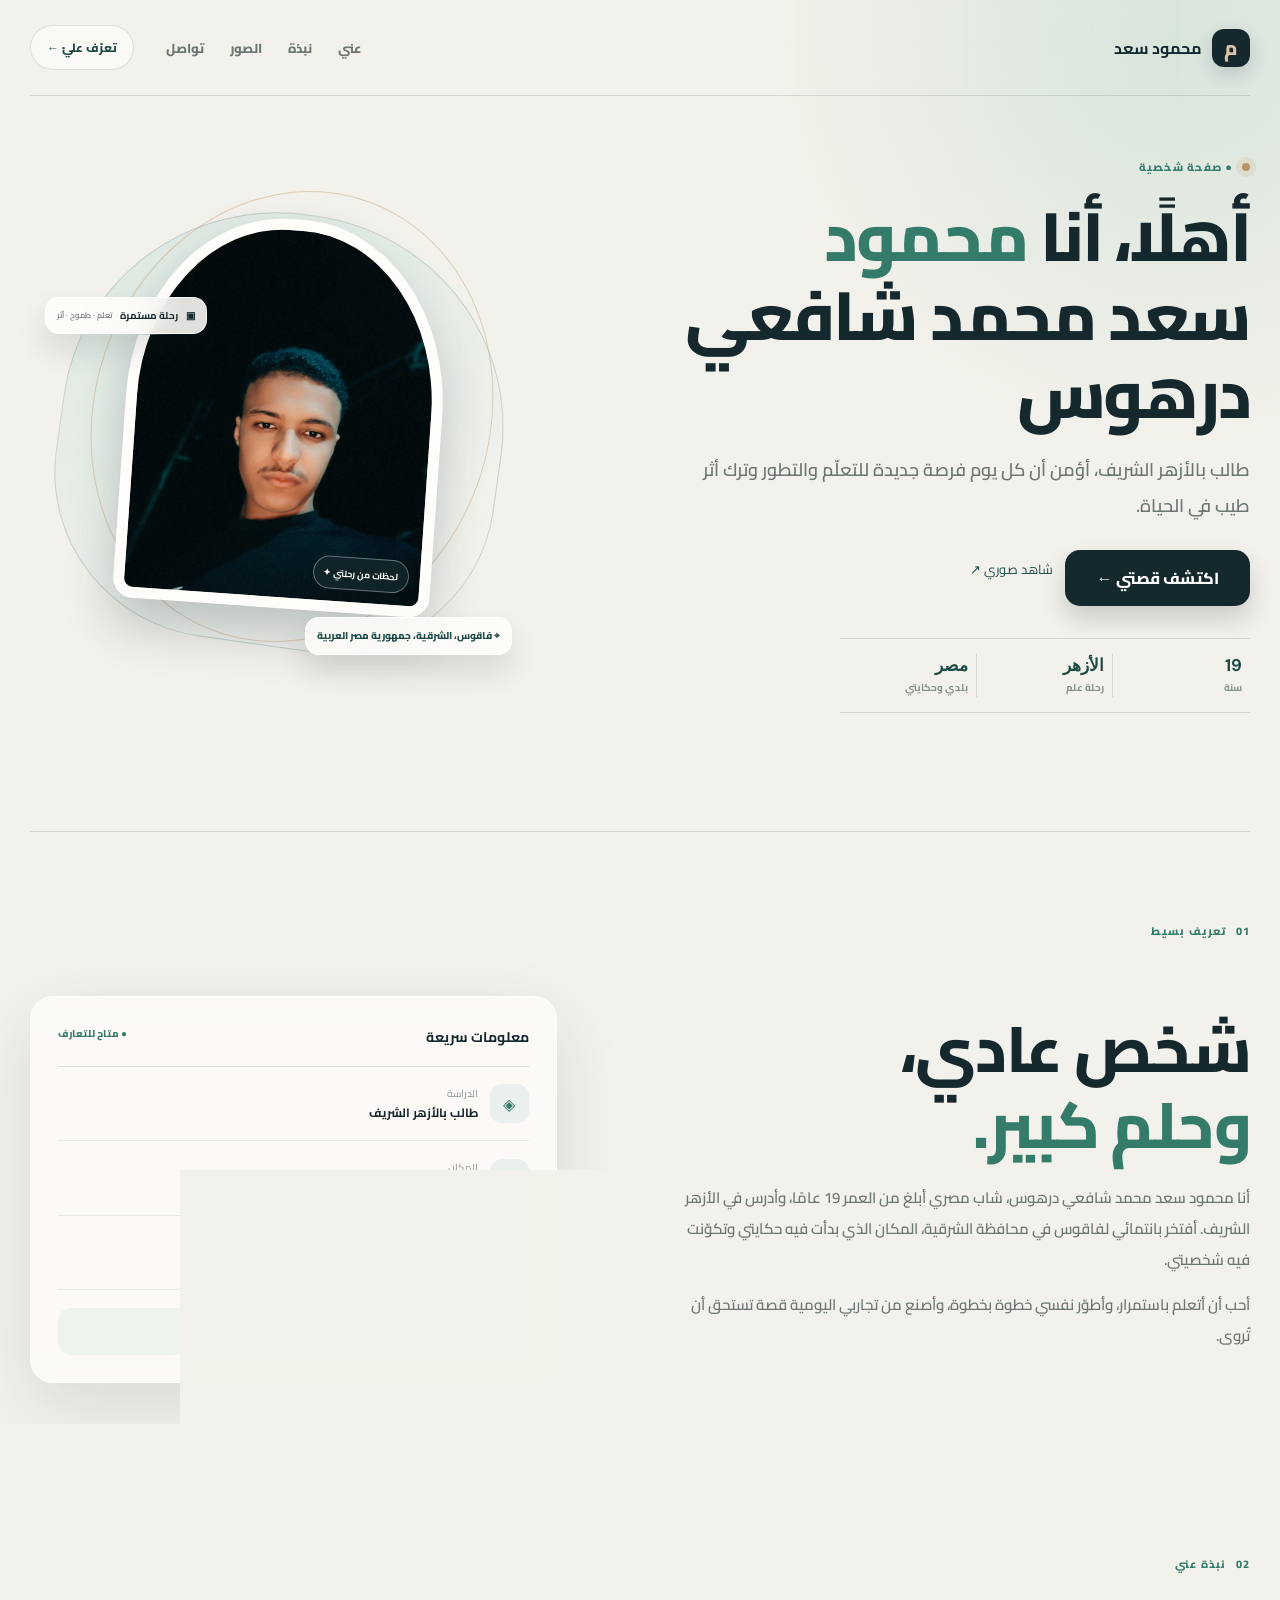
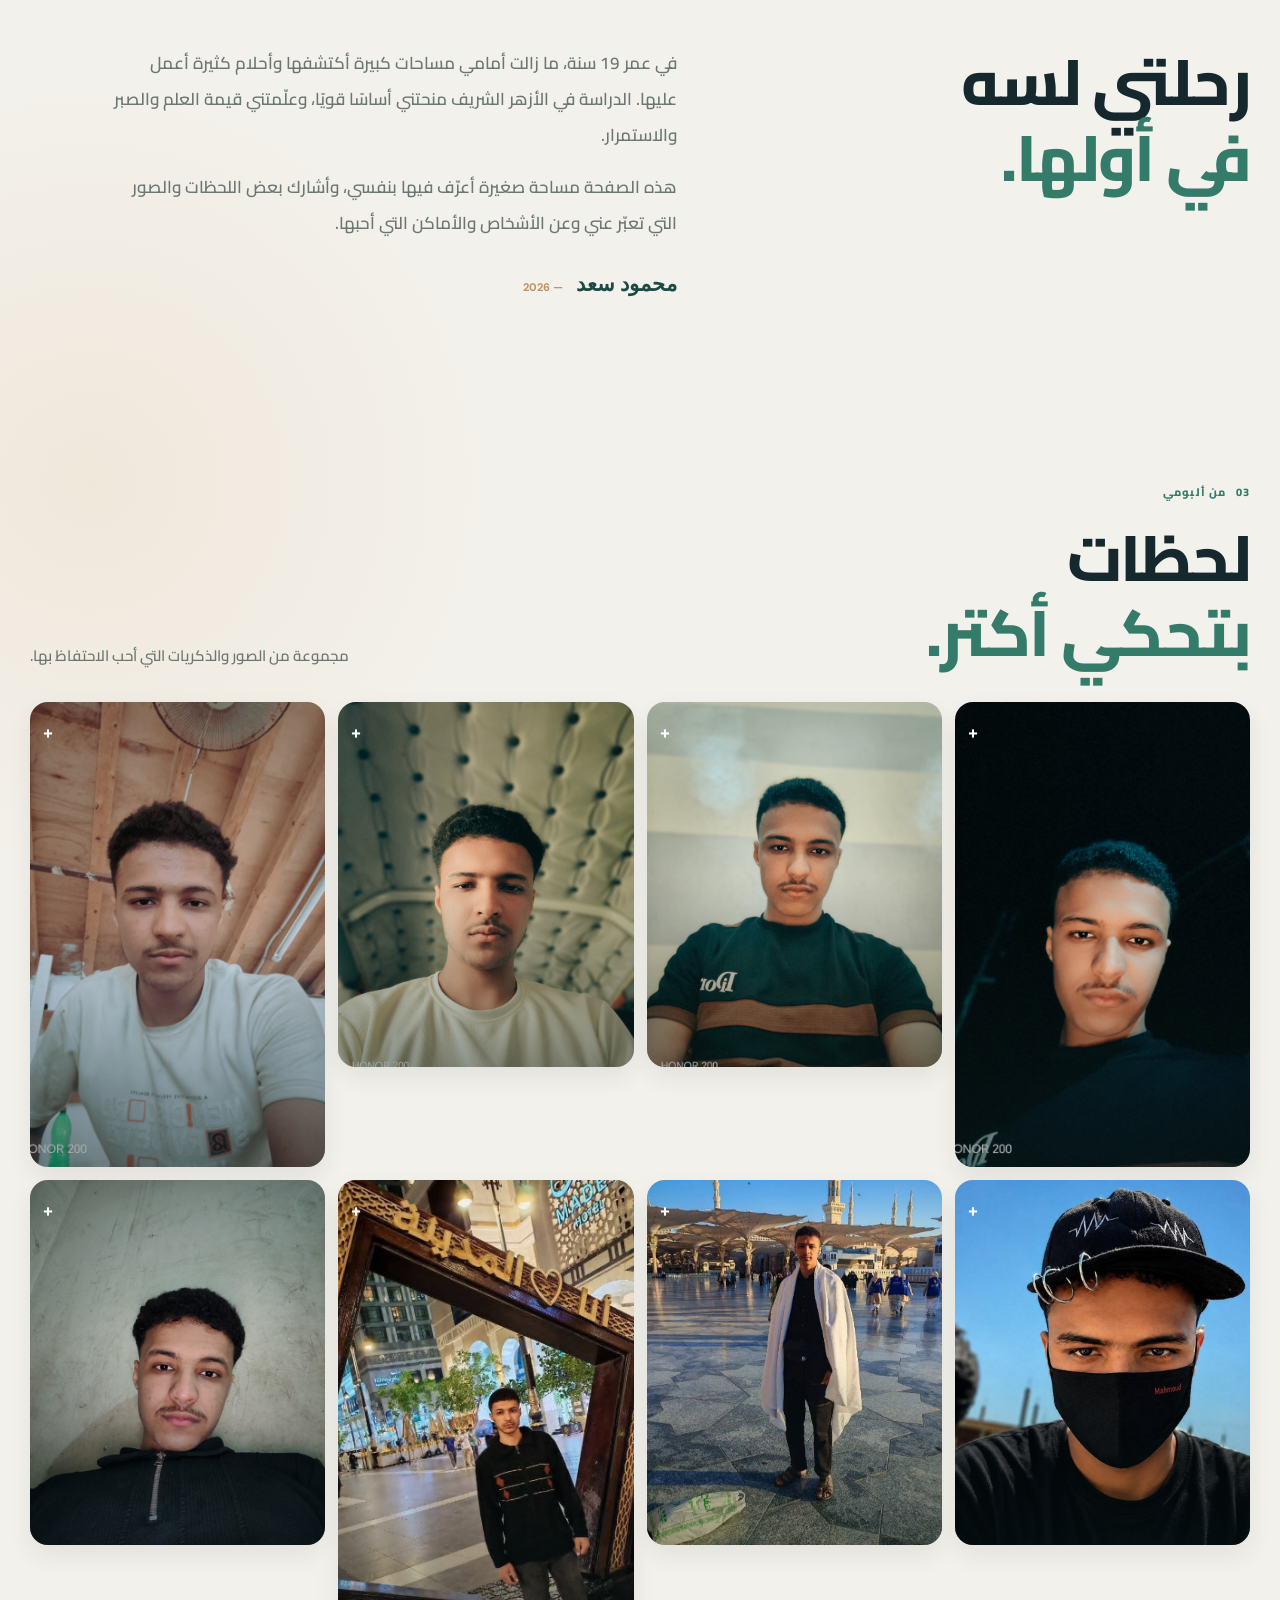
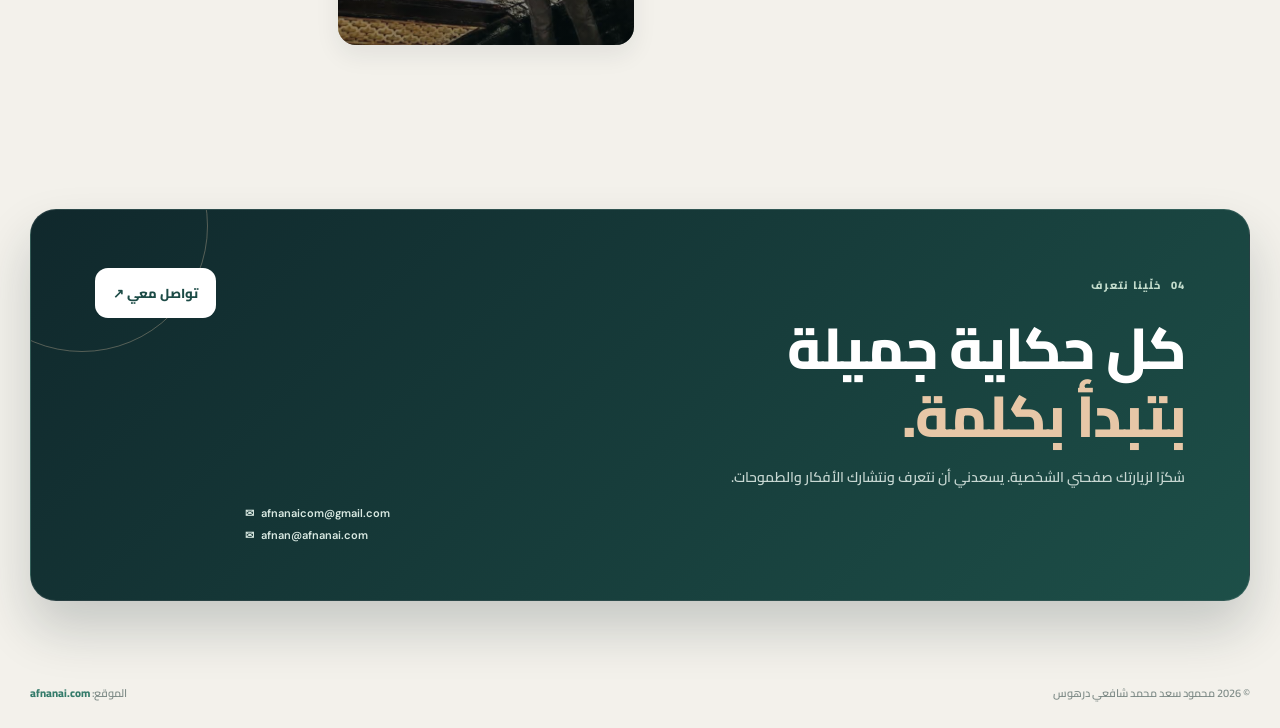
<file: index.html>
<!doctype html>
<html lang="ar" dir="rtl">
<head>
  <meta charset="UTF-8">
  <meta name="viewport" content="width=device-width, initial-scale=1.0">
  <title>محمود سعد محمد شافعي درهوس | صفحة شخصية</title>
  <meta name="description" content="الصفحة الشخصية لمحمود سعد محمد شافعي درهوس، طالب بالأزهر الشريف من فاقوس، الشرقية، جمهورية مصر العربية.">
  <meta name="keywords" content="محمود سعد، طالب بالأزهر، فاقوس، الشرقية، afnanai.com">
  <link rel="canonical" href="https://afnanai.com/">
  <meta property="og:type" content="profile">
  <meta property="og:title" content="محمود سعد محمد شافعي درهوس">
  <meta property="og:description" content="صفحة شخصية بسيطة وأنيقة لمحمود سعد، طالب بالأزهر الشريف.">
  <meta property="og:url" content="https://afnanai.com/">
  <meta property="og:image" content="images/mahmoud-01.jpg">
  <meta name="theme-color" content="#102844">
  <link rel="stylesheet" href="style.css">
</head>
<body>
  <header class="topbar">
    <a class="brand" href="#home"><span class="brand-mark">م</span><strong>محمود سعد</strong></a>
    <button class="menu-btn" id="menuBtn" aria-label="فتح القائمة" aria-expanded="false">☰</button>
    <nav class="site-nav" id="siteNav"><a href="#about">عني</a><a href="#story">نبذة</a><a href="#gallery">الصور</a><a href="#contact">تواصل</a></nav>
    <a class="pill" href="#contact">تعرّف عليّ ←</a>
  </header>

  <main>
    <section class="hero" id="home">
      <div class="hero-copy">
        <span class="eyebrow">● صفحة شخصية</span>
        <h1>أهلًا، أنا <em>محمود</em><br>سعد محمد شافعي درهوس</h1>
        <p>طالب بالأزهر الشريف، أؤمن أن كل يوم فرصة جديدة للتعلّم والتطور وترك أثر طيب في الحياة.</p>
        <div class="actions"><a class="btn primary" href="#about">اكتشف قصتي ←</a><a class="text-link" href="#gallery">شاهد صوري ↗</a></div>
        <div class="stats"><span><b>19</b> سنة</span><span><b>الأزهر</b> رحلة علم</span><span><b>مصر</b> بلدي وحكايتي</span></div>
      </div>
      <div class="hero-visual"><div class="orbit"></div><div class="portrait"><img src="images/mahmoud-01.jpg" alt="صورة محمود سعد"><span>لحظات من رحلتي ✦</span></div><div class="float-card top">▣ <b>رحلة مستمرة</b><small>تعلم · طموح · أثر</small></div><div class="float-card bottom">⌖ فاقوس، الشرقية، جمهورية مصر العربية</div></div>
      <div class="mobile-nav-backdrop" id="mobileNavBackdrop" aria-hidden="true"></div>
      <nav class="mobile-nav" id="mobileNav" aria-label="قائمة الهاتف">
        <div class="mobile-nav-links"><a href="#about">عني</a><a href="#story">نبذة</a><a href="#gallery">الصور</a><a href="#contact">تواصل</a></div>
        <div class="mobile-nav-mails"><a href="mailto:afnanaicom@gmail.com">✉ <span>afnanaicom@gmail.com</span></a><a href="mailto:afnan@afnanai.com">✉ <span>afnan@afnanai.com</span></a></div>
      </nav>
    </section>

    <section class="section about" id="about"><div class="section-label">01 <span>تعريف بسيط</span></div><div class="two-col"><div><h2>شخص عادي،<br><em>وحلم كبير.</em></h2><p>أنا محمود سعد محمد شافعي درهوس، شاب مصري أبلغ من العمر 19 عامًا، وأدرس في الأزهر الشريف. أفتخر بانتمائي لفاقوس في محافظة الشرقية، المكان الذي بدأت فيه حكايتي وتكوّنت فيه شخصيتي.</p><p>أحب أن أتعلم باستمرار، وأطوّر نفسي خطوة بخطوة، وأصنع من تجاربي اليومية قصة تستحق أن تُروى.</p></div><div class="facts"><div class="facts-head"><b>معلومات سريعة</b><span>● متاح للتعارف</span></div><div class="fact"><i>◈</i><span>الدراسة<strong>طالب بالأزهر الشريف</strong></span></div><div class="fact"><i>⌖</i><span>المكان<strong>فاقوس، الشرقية، جمهورية مصر العربية</strong></span></div><div class="fact"><i>▤</i><span>الاهتمامات<strong>التعلم وبناء المستقبل</strong></span></div><blockquote>المستقبل يبدأ بخطوة، والخطوة تبدأ بإيمانك بنفسك.</blockquote></div></div></section>

    <section class="section story" id="story"><div class="section-label">02 <span>نبذة عني</span></div><div class="story-grid"><h2>رحلتي لسه<br><em>في أولها.</em></h2><div><p>في عمر 19 سنة، ما زالت أمامي مساحات كبيرة أكتشفها وأحلام كثيرة أعمل عليها. الدراسة في الأزهر الشريف منحتني أساسًا قويًا، وعلّمتني قيمة العلم والصبر والاستمرار.</p><p>هذه الصفحة مساحة صغيرة أعرّف فيها بنفسي، وأشارك بعض اللحظات والصور التي تعبّر عني وعن الأشخاص والأماكن التي أحبها.</p><strong class="signature">محمود سعد <small>— 2026</small></strong></div></div></section>

    <section class="section gallery" id="gallery"><div class="section-label">03 <span>من ألبومي</span></div><div class="gallery-head"><h2>لحظات<br><em>بتحكي أكتر.</em></h2><p>مجموعة من الصور والذكريات التي أحب الاحتفاظ بها.</p></div><div class="grid" id="photoGrid"></div></section>

    <section class="section contact" id="contact"><div class="contact-box"><div><div class="section-label light">04 <span>خلّينا نتعرف</span></div><h2>كل حكاية جميلة<br><em>بتبدأ بكلمة.</em></h2><p>شكرًا لزيارتك صفحتي الشخصية. يسعدني أن نتعرف ونتشارك الأفكار والطموحات.</p><div class="contact-emails"><a href="mailto:afnanaicom@gmail.com">✉ <span>afnanaicom@gmail.com</span></a><a href="mailto:afnan@afnanai.com">✉ <span>afnan@afnanai.com</span></a></div></div><a class="btn light-btn" href="mailto:afnanaicom@gmail.com">تواصل معي ↗</a></div></section>
  </main>
  <footer class="site-footer"><span>© 2026 محمود سعد محمد شافعي درهوس</span><span>الموقع: <a href="https://afnanai.com">afnanai.com</a></span></footer>
  <div class="lightbox" id="lightbox" hidden><button id="closeLightbox">×</button><img id="lightboxImg" alt="صورة مكبرة"></div>
  <script src="script.js"></script>
</body>
</html>
</file>
<file: style.css>
@import url('https://fonts.googleapis.com/css2?family=Cairo:wght@400;500;600;700;800&family=DM+Sans:wght@500;600;700&display=swap');
:root{--ink:#14282d;--forest:#1c4b46;--jade:#347b6a;--gold:#be9062;--gold-light:#dfc4a6;--ivory:#f3f1eb;--paper:#fffdfa;--quiet:#6c7774;--line:rgba(20,40,45,.13);--shadow:0 24px 70px rgba(20,40,45,.11);--ease:cubic-bezier(.23,1,.32,1)}
*{box-sizing:border-box}html{min-width:320px;scroll-behavior:smooth}body{min-width:320px;margin:0;overflow-x:hidden;background:radial-gradient(circle at 92% 1%,rgba(205,224,215,.72),transparent 26rem),radial-gradient(circle at 7% 53%,rgba(236,218,196,.42),transparent 25rem),var(--ivory);color:var(--ink);font-family:Cairo,Arial,sans-serif}a{color:inherit;text-decoration:none}button{font:inherit}body:before{position:fixed;inset:0;z-index:-1;content:'';pointer-events:none;opacity:.26;background-image:linear-gradient(rgba(20,40,45,.035) 1px,transparent 1px),linear-gradient(90deg,rgba(20,40,45,.035) 1px,transparent 1px);background-size:42px 42px;mask-image:linear-gradient(to bottom,#000 0%,transparent 58%)}
.topbar{position:relative;display:grid;grid-template-columns:auto 1fr auto;align-items:center;gap:14px;width:min(100% - 32px,1340px);margin:auto;padding:18px 0;border-bottom:1px solid var(--line)}.brand{display:flex;grid-column:1;align-items:center;gap:10px;min-width:0;font-weight:800}.brand-mark{display:grid;flex:0 0 auto;place-items:center;width:38px;height:38px;border-radius:12px;background:var(--ink);color:var(--gold-light);font-size:20px;box-shadow:0 7px 18px rgba(20,40,45,.16)}.brand-name{overflow:hidden;font-size:16px;letter-spacing:-.45px;text-overflow:ellipsis;white-space:nowrap}.menu-btn{display:grid;grid-column:3;place-items:center;width:38px;height:38px;padding:0;border:1px solid var(--line);border-radius:12px;background:rgba(255,253,250,.72);color:var(--ink);font-size:20px;cursor:pointer}.pill{display:none}.site-nav{position:absolute;z-index:8;top:calc(100% + 8px);right:0;left:0;display:none;overflow:hidden;padding:8px;border:1px solid var(--line);border-radius:18px;background:rgba(255,253,250,.98);box-shadow:var(--shadow)}.site-nav.open{display:grid}.site-nav a{padding:12px 14px;border-radius:11px;color:var(--quiet);font-size:13px;font-weight:800}.site-nav a:hover{background:#edf3f0;color:var(--forest)}.mobile-nav-backdrop{position:absolute;z-index:1;top:22px;right:0;left:0;display:none;min-height:380px;border:1px solid rgba(255,255,255,.86);border-radius:34px;background:linear-gradient(145deg,rgba(255,253,250,.98),rgba(226,239,231,.95));box-shadow:0 28px 65px rgba(20,40,45,.18),inset 0 1px rgba(255,255,255,.95)}.mobile-nav-backdrop.open{display:block}.mobile-nav{position:absolute;z-index:4;top:36px;right:6px;left:auto;display:none;order:initial;width:44%;min-height:340px;padding:10px 4px 12px 2px;border:0;border-radius:0;background:transparent;box-shadow:none}.mobile-nav.open{display:block}.hero.menu-open .hero-visual{z-index:3;transform:translate(-26px,30px) scale(1.01)}.hero.menu-open .hero-copy{position:relative;z-index:2;margin-top:58px}.mobile-nav-links{display:grid;gap:2px}.mobile-nav-links a{padding:12px 14px;border-bottom:1px solid rgba(20,40,45,.08);border-radius:12px;color:var(--ink);font-size:14px;font-weight:800}.mobile-nav-mails{display:grid;gap:7px;margin-top:9px;padding:11px 8px 5px;border:1px solid rgba(190,144,98,.28);border-radius:15px;background:rgba(255,253,250,.92);box-shadow:0 10px 22px rgba(20,40,45,.1)}.mobile-nav-mails a{display:flex;align-items:center;gap:6px;min-width:0;direction:ltr;color:var(--forest);font-family:'DM Sans',sans-serif;font-size:8.5px;font-weight:700;line-height:1.45;white-space:nowrap;overflow-wrap:normal}.contact-emails{display:grid;gap:8px;margin-top:15px}.contact-emails a{display:inline-flex;align-items:center;gap:7px;direction:ltr;color:#d9e9e2;font-family:'DM Sans',sans-serif;font-size:11px;font-weight:600;overflow-wrap:anywhere}
.hero,.section{width:min(100% - 32px,1220px);margin:auto}.hero{position:relative;display:flex;flex-direction:column;gap:34px;padding-top:40px;padding-bottom:82px}.hero-copy{order:3;width:100%;text-align:center}.eyebrow,.section-label{display:inline-flex;align-items:center;gap:9px;color:var(--jade);font-size:11px;font-weight:800;letter-spacing:.11em}.eyebrow:before{width:8px;height:8px;content:'';border-radius:50%;background:var(--gold);box-shadow:0 0 0 6px rgba(190,144,98,.13)}.hero h1{max-width:680px;margin:18px auto;color:var(--ink);font-size:clamp(2.6rem,11vw,4.8rem);font-weight:800;line-height:1.16;letter-spacing:-2.1px;text-wrap:balance}.hero h1 em,.section h2 em{color:var(--jade);font-style:normal}.hero p{max-width:560px;margin:0 auto;color:var(--quiet);font-size:15px;font-weight:600;line-height:2}.actions{display:flex;flex-direction:column;align-items:center;gap:12px;margin-top:26px}.btn{display:inline-flex;align-items:center;justify-content:center;gap:9px;font-weight:800}.primary{width:min(100%,252px);min-height:54px;padding:13px 18px;border-radius:15px;background:var(--ink);color:#fff;box-shadow:0 13px 24px rgba(20,40,45,.18);transition:transform .18s var(--ease),background .18s var(--ease)}.primary:hover{background:var(--forest);transform:translateY(-2px)}.text-link{min-height:42px;color:var(--forest);font-size:13px}.stats{display:grid;grid-template-columns:repeat(3,1fr);gap:0;max-width:410px;margin:32px auto 0;padding:15px 0;border-top:1px solid var(--line);border-bottom:1px solid var(--line)}.stats span{display:flex;flex-direction:column;gap:2px;padding:0 8px;color:#84908d;font-size:10px;font-weight:700;white-space:nowrap}.stats span+span{border-right:1px solid var(--line)}.stats b{color:var(--forest);font-family:'DM Sans',sans-serif;font-size:17px}
.hero-visual{position:relative;order:1;width:min(100%,290px);aspect-ratio:1/1.18;margin:auto;transform:translateX(-26px)}.hero-visual:before{position:absolute;inset:8% 0 auto;width:100%;height:83%;content:'';border:1px solid rgba(28,75,70,.18);border-radius:49% 49% 38% 38%;background:linear-gradient(142deg,rgba(214,230,222,.76),rgba(255,253,250,.3));transform:rotate(8deg)}.orbit{position:absolute;top:3%;right:3%;width:90%;height:88%;border:1px solid rgba(190,144,98,.38);border-radius:50%;transform:rotate(19deg)}.portrait{position:absolute;z-index:2;top:9%;right:14%;width:72%;height:75%;overflow:hidden;border:9px solid var(--paper);border-radius:48% 48% 20px 20px;background:#d7d5cc;box-shadow:0 26px 50px rgba(20,40,45,.24);transform:rotate(4deg)}.portrait img{width:100%;height:100%;object-fit:cover;object-position:center top}.portrait span{position:absolute;z-index:2;right:11px;bottom:12px;max-width:calc(100% - 22px);padding:7px 9px;border:1px solid rgba(255,255,255,.36);border-radius:999px;background:rgba(20,40,45,.79);color:#fff;font-size:9px;font-weight:700;white-space:nowrap}.float-card{position:absolute;z-index:3;display:flex;align-items:center;gap:8px;max-width:72%;padding:10px 11px;border:1px solid rgba(255,255,255,.76);border-radius:14px;background:rgba(255,253,250,.88);box-shadow:0 17px 30px rgba(20,40,45,.12);color:var(--ink);font-size:10px;font-weight:800;line-height:1.55;backdrop-filter:blur(12px)}.float-card small{display:block;margin-top:1px;color:var(--quiet);font-size:8px;font-weight:600}.float-card.top{top:24%;left:-4%}.float-card.bottom{right:-2%;bottom:7%;color:var(--forest)}
.section{padding-top:82px;padding-bottom:82px}.about{border-top:1px solid var(--line)}.two-col,.story-grid{display:grid;grid-template-columns:1fr;gap:35px;padding-top:28px}.section h2{margin:16px 0 20px;color:var(--ink);font-size:clamp(2.45rem,10vw,4rem);font-weight:800;line-height:1.18;letter-spacing:-1.6px;text-wrap:balance}.section p{max-width:570px;margin-bottom:15px;color:var(--quiet);font-size:15px;font-weight:600;line-height:2.05}.facts{padding:21px;border:1px solid rgba(255,255,255,.8);border-radius:23px;background:rgba(255,253,250,.72);box-shadow:var(--shadow);backdrop-filter:blur(12px)}.facts-head{display:flex;justify-content:space-between;gap:8px;padding-bottom:16px;border-bottom:1px solid var(--line);font-size:14px;font-weight:800}.facts-head span{color:var(--jade);font-size:10px;white-space:nowrap}.fact{display:flex;align-items:center;gap:12px;padding:17px 0;border-bottom:1px solid rgba(20,40,45,.08)}.fact i{display:grid;flex:0 0 auto;place-items:center;width:39px;height:39px;border-radius:12px;background:#e9f0ed;color:var(--jade);font-style:normal}.fact span{font-size:10px;color:#87928e}.fact strong{display:block;color:var(--ink);font-size:12px;line-height:1.7}.facts blockquote{margin:18px 0 0;padding:13px;border-radius:13px;background:#edf4ee;color:#527166;font-size:11px;font-weight:700;line-height:1.9}.story{padding-bottom:95px}.story-grid p{font-size:15px;line-height:2.1}.signature{display:block;margin-top:28px;color:var(--forest);font-family:'DM Sans',sans-serif;font-size:21px;font-weight:700}.signature small{margin-right:8px;color:var(--gold);font-size:11px}
.gallery-head{display:grid;gap:14px;padding-bottom:30px}.gallery-head h2{margin:16px 0 0}.gallery-head p{max-width:360px;margin:0}.grid{display:grid;grid-template-columns:repeat(2,minmax(0,1fr));gap:10px}.grid button{position:relative;display:block;width:100%;height:195px;overflow:hidden;padding:0;border:0;border-radius:18px;background:#d6dfdc;cursor:pointer;box-shadow:0 10px 24px rgba(20,40,45,.08)}.grid button:nth-child(3n+1){height:255px}.grid img{display:block;width:100%;height:100%;object-fit:cover;transition:transform .48s var(--ease)}.grid button:hover img{transform:scale(1.055)}.grid button:after{position:absolute;inset:0;content:'';background:linear-gradient(180deg,transparent 48%,rgba(10,28,30,.38));pointer-events:none}.grid button:before{position:absolute;z-index:1;top:13px;left:13px;content:'+';color:#fff;font-size:18px;font-weight:700}
.contact-box{position:relative;display:grid;gap:29px;overflow:hidden;padding:34px 25px;border:1px solid rgba(255,255,255,.1);border-radius:26px;background:linear-gradient(135deg,#10282c,#1d4f48);color:#fff;box-shadow:0 28px 52px rgba(20,40,45,.2)}.contact-box:after{position:absolute;top:-110px;left:-75px;width:250px;height:250px;content:'';border:1px solid rgba(224,196,166,.33);border-radius:50%}.contact-box>*{position:relative;z-index:1}.contact-box h2{margin:17px 0 12px;color:#fff;font-size:clamp(2.25rem,9vw,3.6rem)}.contact-box h2 em{color:#e7c7a7}.contact-box p{max-width:490px;margin:0;color:#c7d7d2;font-size:14px;line-height:2}.light{color:#c3dccc}.light-btn{align-self:start;padding:13px 18px;border-radius:13px;background:#fff;color:var(--forest);font-size:13px}.site-footer{display:grid;gap:5px;width:min(100% - 32px,1220px);margin:auto;padding:0 0 25px;color:#7e8b87;font-size:10px;font-weight:600;line-height:1.9}.site-footer a{color:var(--jade);font-weight:800}.lightbox{position:fixed;inset:0;z-index:20;display:grid;place-items:center;padding:20px;background:rgba(10,27,30,.9);backdrop-filter:blur(9px)}.lightbox[hidden]{display:none}.lightbox img{max-width:min(92vw,780px);max-height:82vh;border-radius:17px}.lightbox button{position:absolute;top:18px;left:18px;width:41px;height:41px;border:1px solid rgba(255,255,255,.16);border-radius:50%;background:rgba(255,255,255,.12);color:#fff;font-size:24px;cursor:pointer}
@media(min-width:620px){.topbar,.hero,.section,.site-footer{width:min(100% - 56px,1220px)}.topbar{padding:21px 0}.hero{padding-top:58px}.hero-visual{width:min(100%,360px);transform:translateX(-22px)}.hero h1{font-size:clamp(3.4rem,9vw,5rem)}.hero p{font-size:17px}.actions{flex-direction:row;justify-content:center}.primary{width:auto;min-width:185px}.two-col,.story-grid{gap:46px;padding-top:38px}.facts{padding:27px}.gallery-head{grid-template-columns:1fr auto;align-items:end;gap:36px}.gallery-head p{text-align:left}.grid{grid-template-columns:repeat(4,minmax(0,1fr));gap:13px}.grid button{height:285px}.grid button:nth-child(3n+1){height:370px}.contact-box{grid-template-columns:1fr auto;align-items:end;padding:48px}.site-footer{grid-template-columns:1fr auto}}
@media(min-width:960px){.topbar{display:flex;gap:32px;padding:25px 0}.brand{order:1;margin-left:auto}.brand-name{font-size:18px}.menu-btn{display:none}.site-nav{position:static;display:flex;order:2;gap:26px;padding:0;border:0;border-radius:0;background:transparent;box-shadow:none}.site-nav a{padding:6px 0}.mobile-nav,.mobile-nav-backdrop{display:none !important}.hero.menu-open .hero-visual{transform:none}.hero.menu-open .hero-copy{margin-top:0}.pill{display:inline-flex;order:3;align-items:center;gap:8px;padding:10px 16px;border:1px solid var(--line);border-radius:999px;background:rgba(255,253,250,.65);color:var(--forest);font-size:12px;font-weight:800}.hero{display:grid;grid-template-columns:minmax(0,1.08fr) minmax(430px,.92fr);align-items:center;gap:42px;min-height:700px;padding-top:54px;padding-bottom:118px}.hero-copy{order:1;text-align:right}.hero h1{margin-right:0;margin-left:0;font-size:clamp(4rem,5.3vw,5.6rem)}.hero p{margin-right:0;margin-left:0;font-size:18px}.actions{justify-content:flex-start}.stats{margin-right:0;margin-left:0}.hero-visual{order:2;width:min(100%,440px);justify-self:start;transform:translateX(-18px)}.portrait{border-width:11px}.two-col{grid-template-columns:minmax(0,.95fr) minmax(420px,.85fr);gap:105px;padding-top:52px}.story-grid{grid-template-columns:.84fr 1.16fr;gap:105px;padding-top:52px}.story-grid p{font-size:17px}.grid button{height:365px}.grid button:nth-child(3n+1){height:465px}.contact-box{padding:58px 64px}.site-footer{font-size:11px}}
@media(prefers-reduced-motion:reduce){html{scroll-behavior:auto}.grid img,.primary{transition:none}.grid button:hover img,.primary:hover{transform:none}}
</file>
